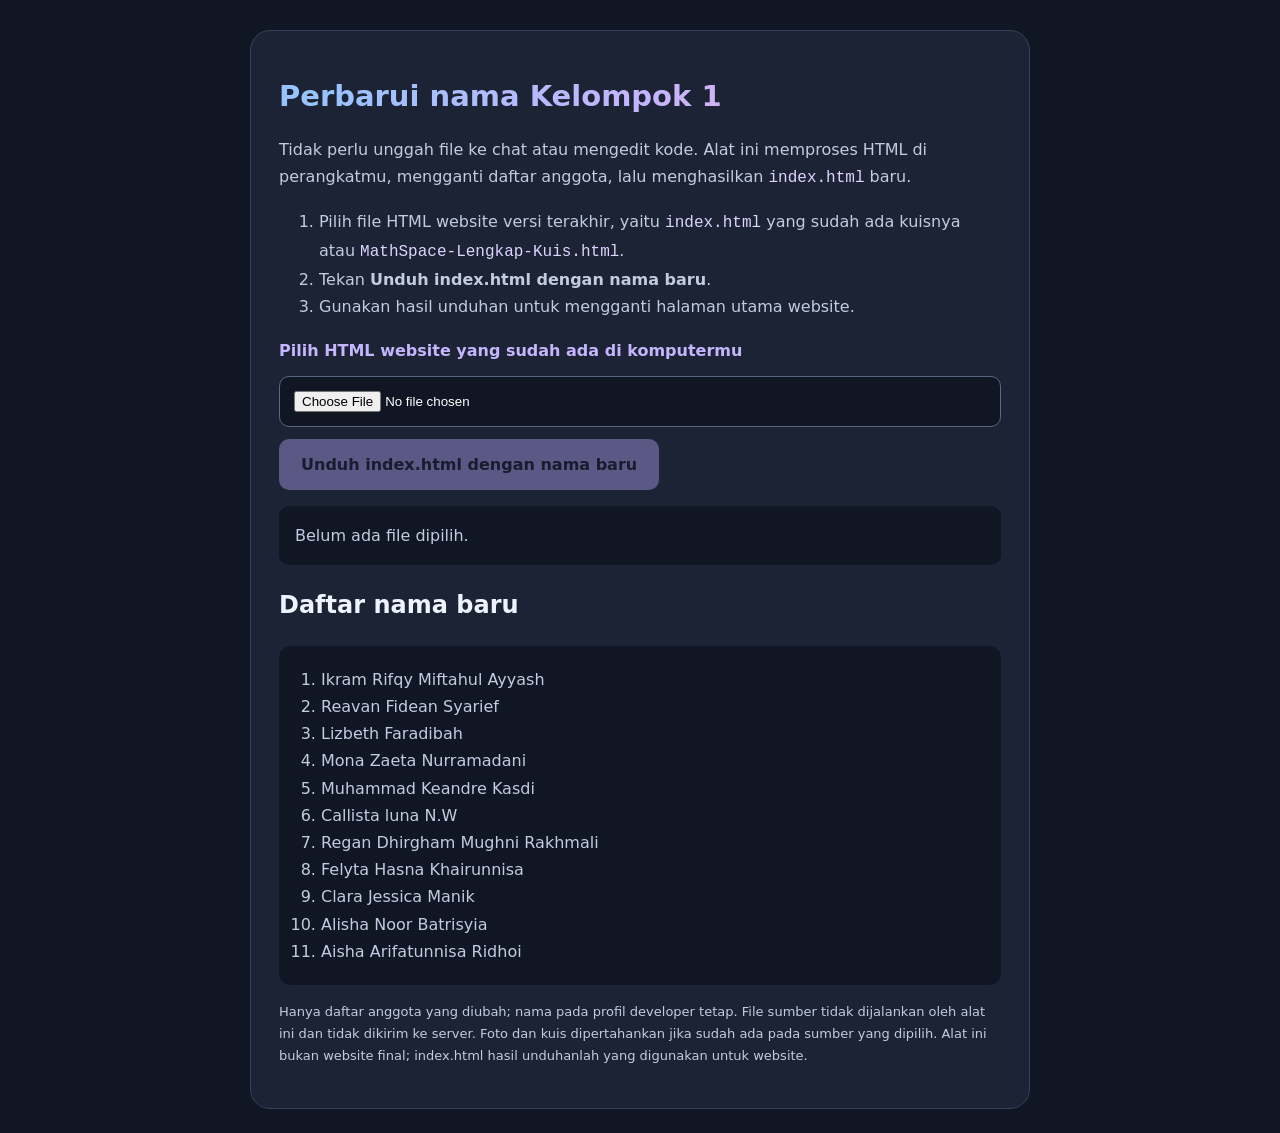
<file: ganti-nama-kelompok.html>
<!doctype html><html lang="id"><head><meta charset="utf-8"><meta name="viewport" content="width=device-width,initial-scale=1"><title>Perbarui Nama Kelompok 1 — MathSpace</title><style>*{box-sizing:border-box}body{margin:0;padding:30px 18px;background:#111624;color:#eff2ff;font:16px/1.7 system-ui,sans-serif}main{max-width:780px;padding:28px;margin:auto;border:1px solid #354059;border-radius:20px;background:#1b2334}h1{font-size:29px;line-height:1.3;background:linear-gradient(110deg,#93c5fd,#c4b5fd,#f9a8d4);background-clip:text;color:transparent}p,li{color:#c2cce1}input{display:block;width:100%;margin:12px 0;padding:14px;border:1px solid #596881;border-radius:10px;background:#111624;color:white}label{display:block;font-weight:600;color:#c4b5fd}button{font:inherit;padding:12px 22px;border:0;border-radius:10px;background:#bba7ff;color:#141427;cursor:pointer;font-weight:650}button:disabled{opacity:.4;cursor:not-allowed}#status{white-space:pre-line;padding:16px;background:#111624;border-radius:10px}a{color:#c4b5fd}.names{padding:20px 20px 20px 42px;background:#111624;border-radius:12px}.note{font-size:13px}code{color:#ded4ff}</style></head><body><main><h1>Perbarui nama Kelompok 1</h1><p>Tidak perlu unggah file ke chat atau mengedit kode. Alat ini memproses HTML di perangkatmu, mengganti daftar anggota, lalu menghasilkan <code>index.html</code> baru.</p><ol><li>Pilih file HTML website versi terakhir, yaitu <code>index.html</code> yang sudah ada kuisnya atau <code>MathSpace-Lengkap-Kuis.html</code>.</li><li>Tekan <strong>Unduh index.html dengan nama baru</strong>.</li><li>Gunakan hasil unduhan untuk mengganti halaman utama website.</li></ol><label for="source">Pilih HTML website yang sudah ada di komputermu</label><input id="source" type="file" accept=".html,.htm,text/html"><button id="save" type="button" disabled>Unduh index.html dengan nama baru</button><p id="status" role="status">Belum ada file dipilih.</p><a id="again" hidden>Unduh ulang index.html</a><h2>Daftar nama baru</h2><ol class="names"><li>Ikram Rifqy Miftahul Ayyash</li><li>Reavan Fidean Syarief</li><li>Lizbeth Faradibah</li><li>Mona Zaeta Nurramadani</li><li>Muhammad Keandre Kasdi</li><li>Callista luna N.W</li><li>Regan Dhirgham Mughni Rakhmali</li><li>Felyta Hasna Khairunnisa</li><li>Clara Jessica Manik</li><li>Alisha Noor Batrisyia</li><li>Aisha Arifatunnisa Ridhoi</li></ol><p class="note">Hanya daftar anggota yang diubah; nama pada profil developer tetap. File sumber tidak dijalankan oleh alat ini dan tidak dikirim ke server. Foto dan kuis dipertahankan jika sudah ada pada sumber yang dipilih. Alat ini bukan website final; index.html hasil unduhanlah yang digunakan untuk website.</p></main><script>(function(){'use strict';
const names=["Ikram Rifqy Miftahul Ayyash", "Reavan Fidean Syarief", "Lizbeth Faradibah", "Mona Zaeta Nurramadani", "Muhammad Keandre Kasdi", "Callista luna N.W", "Regan Dhirgham Mughni Rakhmali", "Felyta Hasna Khairunnisa", "Clara Jessica Manik", "Alisha Noor Batrisyia", "Aisha Arifatunnisa Ridhoi"],input=document.getElementById('source'),button=document.getElementById('save'),status=document.getElementById('status'),again=document.getElementById('again');let updated='',url='';
const escape=s=>s.replace(/[&<>"']/g,c=>({'&':'&amp;','<':'&lt;','>':'&gt;','"':'&quot;',"'":'&#39;'}[c]));
const members=/<ol\b(?=[^>]*\bclass\s*=\s*["'][^"']*\bmembers\b[^"']*["'])[^>]*>[\s\S]*?<\/ol\s*>/gi;
function replaceList(html){let count=0;const text=html.replace(members,match=>{count++;return match.slice(0,match.indexOf('>')+1)+names.map(n=>'<li>'+escape(n)+'</li>').join('')+'</ol>'});return{text,count}}
function decode(s){return new TextDecoder('utf-8',{fatal:true}).decode(Uint8Array.from(atob(s),c=>c.charCodeAt(0)))}
function encode(s){const bytes=new TextEncoder().encode(s);let binary='';for(let i=0;i<bytes.length;i+=32768)binary+=String.fromCharCode(...bytes.subarray(i,i+32768));return btoa(binary)}
function patch(source){const match=/\bconst\s+documents\s*=\s*(\{[\s\S]*?\})\s*,\s*frame\s*=/.exec(source);if(match){let docs;try{docs=JSON.parse(match[1])}catch(e){throw new Error('Struktur file satu HTML tidak dapat dibaca. Pilih file MathSpace versi terakhir.')}let count=0;for(const key of Object.keys(docs)){if(typeof docs[key]!=='string')continue;const original=decode(docs[key]);const r=replaceList(original);if(r.count){docs[key]=encode(r.text);count+=r.count}}if(!count)throw new Error('Daftar anggota Kelompok 1 tidak ditemukan dalam file ini.');const jsonStart=match.index+match[0].indexOf(match[1]);return{text:source.slice(0,jsonStart)+JSON.stringify(docs)+source.slice(jsonStart+match[1].length),count,mode:'Versi satu file: hanya isi daftar anggota dalam halaman tertanam yang diubah.'}}
const r=replaceList(source);if(!r.count)throw new Error('Daftar anggota tidak ditemukan. Pilih HTML website, bukan CSS, JavaScript, atau file alat ini.');return{text:r.text,count:r.count,mode:'HTML biasa: daftar anggota diperbarui. Ketergantungan file lain tetap seperti sumber aslinya.'}}
input.addEventListener('change',async()=>{button.disabled=true;again.hidden=true;updated='';const f=input.files[0];if(!f)return;if(!/\.html?$/i.test(f.name)){status.textContent='Pilih file HTML, misalnya index.html atau MathSpace-Lengkap-Kuis.html.';return}try{const source=await f.text();const result=patch(source);updated=result.text;button.disabled=false;status.textContent='Siap: '+f.name+'\n11 nama diperbarui sesuai urutan yang diminta.\n'+result.mode+'\nSumber hanya dibaca, tidak ditimpa dan tidak dikirim ke server.'}catch(e){status.textContent=e.message}});
button.addEventListener('click',()=>{if(!updated)return;if(url)URL.revokeObjectURL(url);url=URL.createObjectURL(new Blob([updated],{type:'text/html;charset=utf-8'}));const a=document.createElement('a');a.href=url;a.download='index.html';document.body.append(a);a.click();a.remove();again.href=url;again.download='index.html';again.hidden=false;status.textContent='Unduhan index.html sudah dimulai.\nGunakan hasil unduhan ini untuk mengganti index.html pada website/repository. Jika namanya menjadi index (1).html, ubah menjadi index.html.\nFoto, materi, dan kuis dari file sumber tidak diubah.'});
})();</script></body></html>
</file>
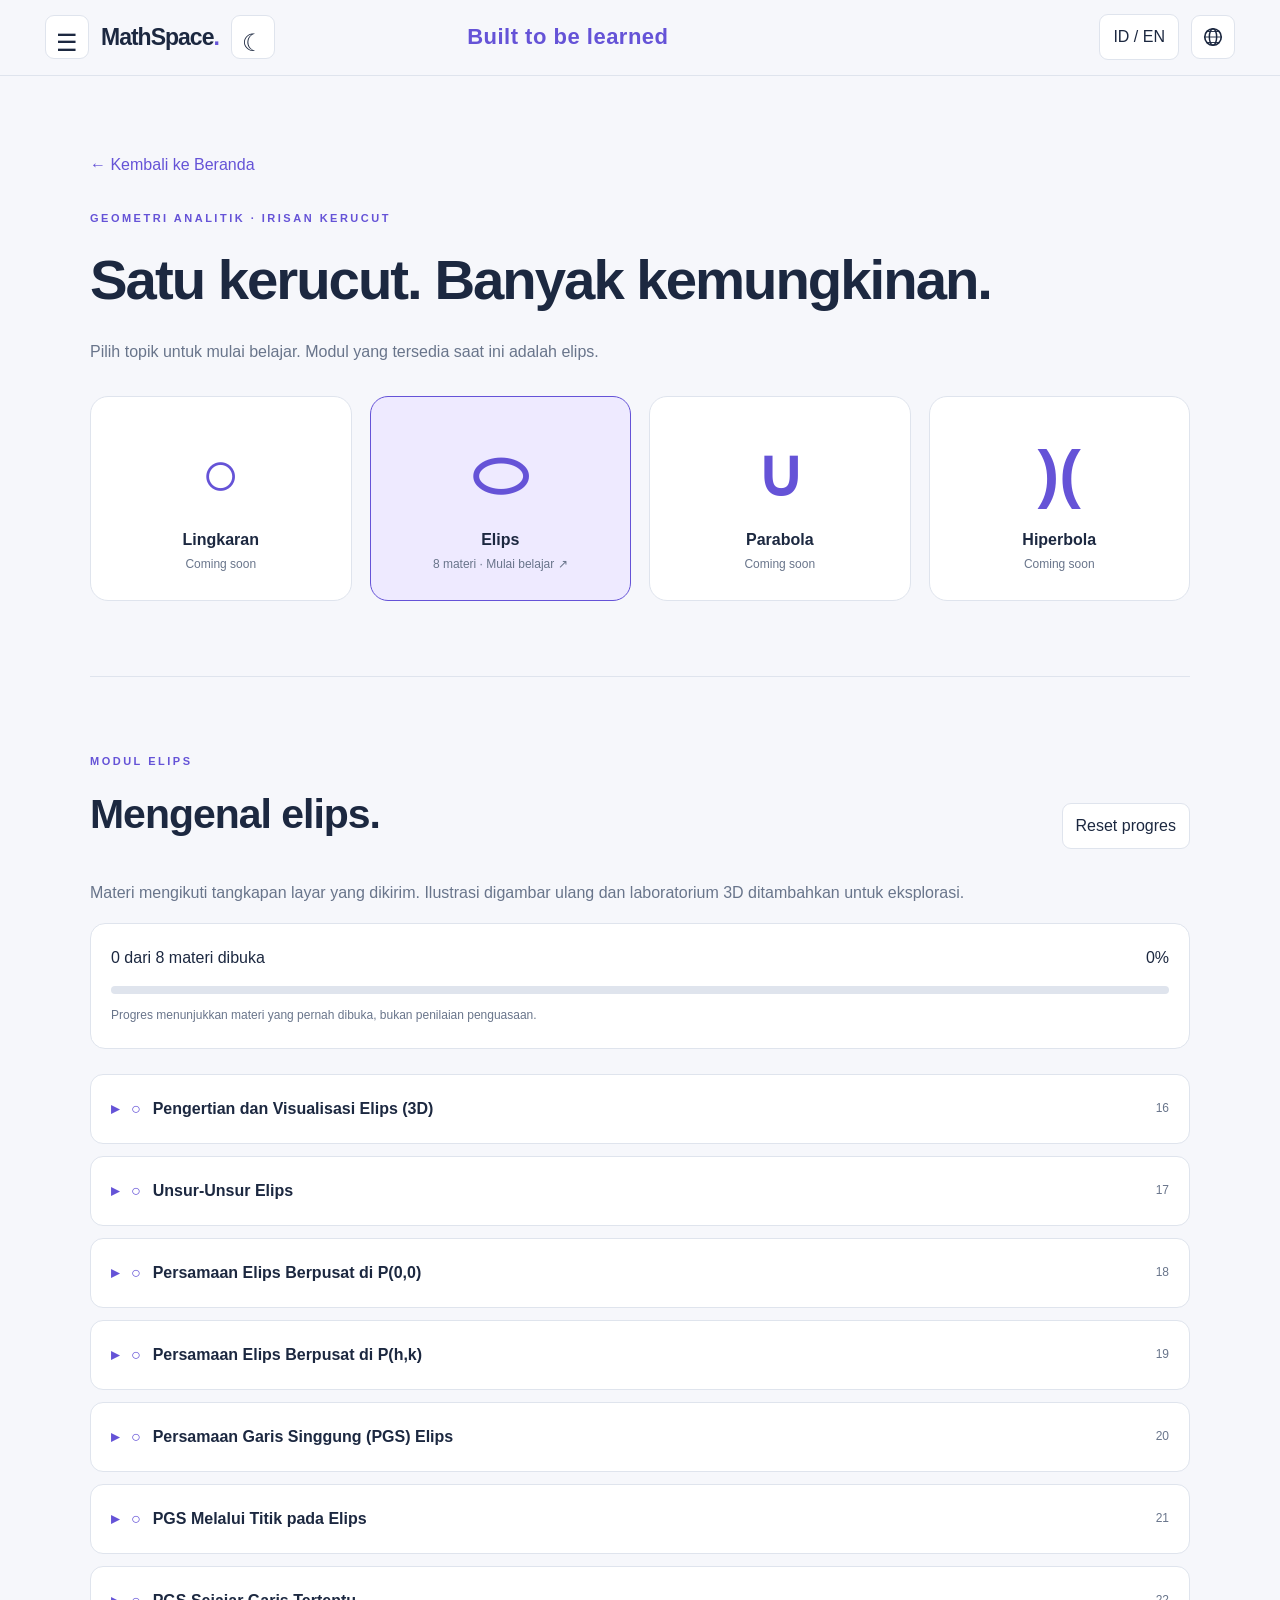
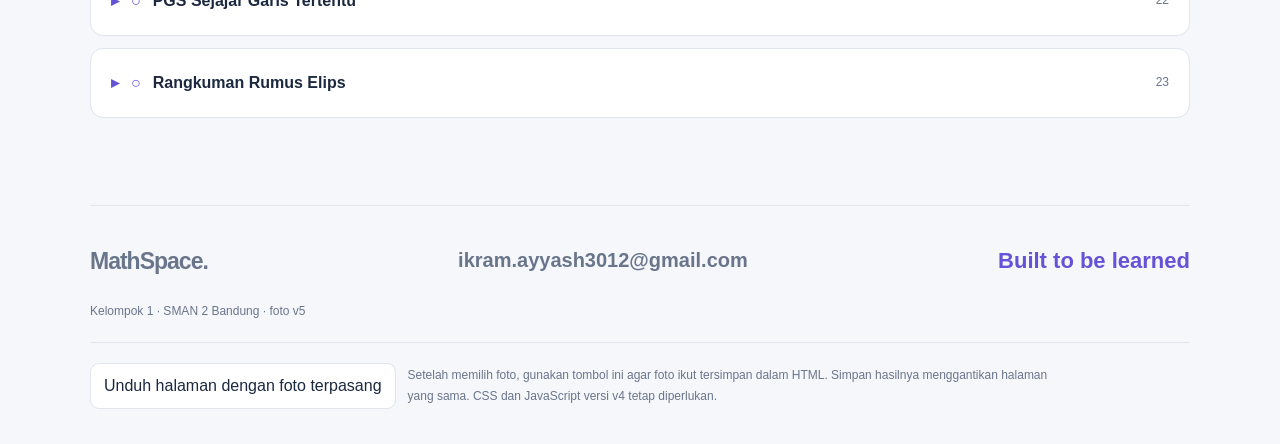
<file: geometri.html>
<!doctype html><html lang="id"><head><meta charset="utf-8"><meta name="viewport" content="width=device-width,initial-scale=1"><title>Geometri Analitik — MathSpace</title><link rel="stylesheet" href="style.css?v=4"><style>.photo-frame{margin:0;min-width:0;border:1px solid var(--line,#ddd);background:var(--surface,#fff);border-radius:22px;overflow:hidden}.photo-view{padding:12px;display:grid;place-items:center;min-height:230px}.photo-view img{display:block;width:100%;max-height:460px;object-fit:contain;border-radius:14px}.photo-view [hidden]{display:none!important}.photo-placeholder{min-height:220px;display:grid;place-items:center;text-align:center;width:100%;color:var(--muted,#667);background:var(--soft,#eef);border-radius:15px;padding:20px}.group-photo .photo-view img{aspect-ratio:16/9;object-fit:contain}.school-photo .photo-view img{max-height:320px;width:100%;object-fit:contain}.school-photo .photo-view{background:#090909}.history-photo .photo-view img{max-height:480px}.developer-photo{border:0;background:transparent;margin-bottom:12px}.developer-photo .photo-view{padding:0;min-height:0}.developer-photo img{width:125px;height:145px;object-fit:cover;object-position:50% 22%;border-radius:18px}.developer-photo .photo-placeholder{min-height:120px}.photo-frame figcaption{padding:8px 14px 12px;font-size:12px}.photo-pick{cursor:pointer;color:var(--accent,#6553d7);text-decoration:underline;display:inline-block;min-height:30px;padding:4px}.photo-file{display:block;width:100%;font-size:11px;margin:3px 0;color:var(--muted,#667)}.photo-status{display:block;font-size:11px;overflow-wrap:anywhere}.photo-export{width:100%;border-top:1px solid var(--line,#ddd);padding-top:20px;display:flex;flex-wrap:wrap;gap:12px;align-items:center}.photo-export small{max-width:650px}.photo-ready .photo-placeholder{display:none}@media(max-width:800px){.photo-view{min-height:180px}.photo-placeholder{min-height:180px}.photo-frame{border-radius:16px}}</style><script>window.mathspaceLoadError=function(){var n=document.getElementById('bootStatus');if(n){n.hidden=false;n.textContent='script.js versi v4 gagal dimuat. Letakkan HTML ini bersama style.css dan script.js dari revisi sebelumnya.';}};</script><script src="script.js?v=4" defer onerror="window.mathspaceLoadError()"></script></head><body data-page="geometri"><a class="skip" href="#main">Lewati ke konten / Skip to content</a><header><div class="nav"><div class="nav-group"><button type="button" id="menuBtn" class="icon" aria-label="Buka daftar isi / Open menu" aria-expanded="false" aria-controls="menu"><span aria-hidden="true">☰</span></button><a class="brand" href="index.html">MathSpace<span>.</span></a><button type="button" id="themeBtn" class="icon" aria-label="Ganti tema / Toggle theme" aria-pressed="false"><span id="themeIcon" aria-hidden="true">☾</span></button></div><div class="ticker" aria-label="Built to be learned"><span>Built to be learned</span></div><div class="nav-group"><button type="button" id="langBtn" aria-label="Ganti bahasa / Change language">ID / EN</button><button type="button" id="profileBtn" class="icon" aria-label="Profil pengembang / Developer profile" aria-expanded="false" aria-controls="profile"><svg viewBox="0 0 24 24" width="22" height="22" aria-hidden="true"><circle cx="12" cy="12" r="9" fill="none" stroke="currentColor" stroke-width="1.8"/><ellipse cx="12" cy="12" rx="4" ry="9" fill="none" stroke="currentColor" stroke-width="1.6"/><path d="M3 12h18M5 6h14M5 18h14" stroke="currentColor" fill="none"/></svg></button></div></div><nav id="menu" class="popover" hidden aria-label="Daftar isi / Contents"><a data-id="Beranda" data-en="Home" href="index.html">Beranda</a><a data-id="Tentang kami" data-en="About us" href="index.html#about">Tentang kami</a><a data-id="SMAN 2 Bandung" data-en="SMAN 2 Bandung" href="index.html#school">SMAN 2 Bandung</a><a data-id="Sejarah matematika" data-en="History of mathematics" href="index.html#history">Sejarah matematika</a><a data-id="Geometri Analitik Irisan Kerucut" data-en="Analytic Geometry: Conic Sections" href="geometri.html">Geometri Analitik Irisan Kerucut</a><a data-id="YouTube Pembelajaran ↗" data-en="Learning videos ↗" href="https://www.youtube.com/@JendelaSains" target="_blank" rel="noopener">YouTube Pembelajaran ↗</a><a data-id="Desmos ↗" data-en="Desmos ↗" href="https://www.desmos.com/calculator" target="_blank" rel="noopener">Desmos ↗</a></nav><aside id="profile" class="popover" hidden><figure class="photo-frame developer-photo" data-photo-slot="developer"><div class="photo-view"><img data-photo-image="developer" alt="Foto developer" hidden><div data-photo-placeholder="developer" class="photo-placeholder" >Foto developer</div></div><figcaption><label data-id="Pilih / ganti foto" data-en="Choose / replace photo" class="photo-pick" for="photo-developer">Pilih / ganti foto</label><input id="photo-developer" class="photo-file" type="file" accept="image/jpeg,image/png,image/webp" data-photo-input="developer"><span class="photo-status" data-photo-status="developer" role="status"></span></figcaption></figure><h3>Ikram Rifqy Miftahul Ayyash</h3><p>Full-Stack developer</p><small>Built to be learned</small></aside></header><div id="bootStatus" role="status">Gunakan halaman ini bersama style.css dan script.js versi v4 sebelumnya.</div><noscript><p>Aktifkan JavaScript untuk menggunakan fitur website.</p></noscript><main id="main"><section id="conics"><a data-id="← Kembali ke Beranda" data-en="← Back to Home" class="back" href="index.html">← Kembali ke Beranda</a><div class="eyebrow"><span data-id="GEOMETRI ANALITIK · IRISAN KERUCUT" data-en="ANALYTIC GEOMETRY · CONIC SECTIONS" >GEOMETRI ANALITIK · IRISAN KERUCUT</span></div><h1 data-id="Satu kerucut. Banyak kemungkinan." data-en="One cone. Many possibilities." >Satu kerucut. Banyak kemungkinan.</h1><p data-id="Pilih topik untuk mulai belajar. Modul yang tersedia saat ini adalah elips." data-en="Choose a topic to start learning. The ellipse module is available now." class="lead left">Pilih topik untuk mulai belajar. Modul yang tersedia saat ini adalah elips.</p><div class="conics"><button type="button" data-soon="circle"><span class="shape">○</span><span data-id="Lingkaran" data-en="Circle" >Lingkaran</span><small>Coming soon</small></button><a href="#ellipse"><span class="shape">⬭</span><span data-id="Elips" data-en="Ellipse" >Elips</span><small data-id="8 materi · Mulai belajar ↗" data-en="8 lessons · Start learning ↗" >8 materi · Mulai belajar ↗</small></a><button type="button" data-soon="parabola"><span class="shape">∪</span><span data-id="Parabola" data-en="Parabola" >Parabola</span><small>Coming soon</small></button><button type="button" data-soon="hyperbola"><span class="shape">)(</span><span data-id="Hiperbola" data-en="Hyperbola" >Hiperbola</span><small>Coming soon</small></button></div></section><section id="ellipse"><div class="eyebrow"><span data-id="MODUL ELIPS" data-en="ELLIPSE MODULE" >MODUL ELIPS</span></div><div class="row"><h2 data-id="Mengenal elips." data-en="Explore the ellipse." >Mengenal elips.</h2><button data-id="Reset progres" data-en="Reset progress" type="button" id="resetProgress">Reset progres</button></div><p data-id="Materi mengikuti tangkapan layar yang dikirim. Ilustrasi digambar ulang dan laboratorium 3D ditambahkan untuk eksplorasi." data-en="Lessons follow the supplied screenshots. Diagrams have been redrawn and an interactive 3D lab added." >Materi mengikuti tangkapan layar yang dikirim. Ilustrasi digambar ulang dan laboratorium 3D ditambahkan untuk eksplorasi.</p><div class="progressbox"><div class="row"><span id="progressLabel" role="status"></span><span id="percent"></span></div><progress id="progress" max="8" value="0"></progress><small data-id="Progres menunjukkan materi yang pernah dibuka, bukan penilaian penguasaan." data-en="Progress records lessons opened, not mastery of the content." >Progres menunjukkan materi yang pernah dibuka, bukan penilaian penguasaan.</small></div><div id="lessons"></div></section></main><footer><a class="brand" href="index.html">MathSpace.</a><a class="footer-email" href="mailto:ikram.ayyash3012@gmail.com">ikram.ayyash3012@gmail.com</a><span class="footer-motto">Built to be learned</span><small>Kelompok 1 · SMAN 2 Bandung · foto v5</small><div class="photo-export"><button type="button" id="savePhotoPage"><span data-id="Unduh halaman dengan foto terpasang" data-en="Download this page with embedded photos" >Unduh halaman dengan foto terpasang</span></button><small data-id="Setelah memilih foto, gunakan tombol ini agar foto ikut tersimpan dalam HTML. Simpan hasilnya menggantikan halaman yang sama. CSS dan JavaScript versi v4 tetap diperlukan." data-en="After choosing photos, use this button to embed them in the HTML. Replace the matching page with the downloaded version. The v4 CSS and JavaScript files are still required." >Setelah memilih foto, gunakan tombol ini agar foto ikut tersimpan dalam HTML. Simpan hasilnya menggantikan halaman yang sama. CSS dan JavaScript versi v4 tetap diperlukan.</small></div></footer><dialog id="modal"><button type="button" id="closeModal" class="dialog-close" aria-label="Tutup / Close">×</button><h2 id="modalTitle"></h2><p id="modalText"></p><button data-id="Mengerti" data-en="Got it" type="button" id="okModal" class="btn">Mengerti</button></dialog><div id="toast" role="status" hidden></div><script>(function(){'use strict';function init(){
const prefix='mathspace-photo-v5-';const en=()=>document.documentElement.lang==='en';
function text(a,b){return en()?b:a}
function display(slot,src){document.querySelectorAll('[data-photo-image="'+slot+'"]').forEach(img=>{img.src=src;img.hidden=false;});document.querySelectorAll('[data-photo-placeholder="'+slot+'"]').forEach(p=>p.hidden=true)}
function status(slot,msg){document.querySelectorAll('[data-photo-status="'+slot+'"]').forEach(e=>e.textContent=msg)}
function load(slot){try{const value=localStorage.getItem(prefix+slot);if(value&&/^data:image\/(jpeg|png|webp);base64,/.test(value))display(slot,value)}catch(e){}}
document.querySelectorAll('[data-photo-image]').forEach(img=>load(img.dataset.photoImage));
document.querySelectorAll('[data-photo-input]').forEach(input=>input.addEventListener('change',async function(){const slot=input.dataset.photoInput,file=input.files[0];if(!file)return;if(!/^image\/(jpeg|png|webp)$/.test(file.type)){status(slot,text('Gunakan JPG, PNG, atau WebP.','Choose a JPG, PNG, or WebP image.'));return}if(file.size>20*1024*1024){status(slot,text('Foto terlalu besar. Maksimal 20 MB.','Image too large. Maximum 20 MB.'));return}status(slot,text('Memproses foto…','Processing photo…'));let url='';try{url=URL.createObjectURL(file);const img=new Image();await new Promise((resolve,reject)=>{img.onload=resolve;img.onerror=reject;img.src=url});const max=slot==='developer'?900:1600;const ratio=Math.min(1,max/Math.max(img.naturalWidth,img.naturalHeight));const canvas=document.createElement('canvas');canvas.width=Math.max(1,Math.round(img.naturalWidth*ratio));canvas.height=Math.max(1,Math.round(img.naturalHeight*ratio));const ctx=canvas.getContext('2d');ctx.fillStyle='#fff';ctx.fillRect(0,0,canvas.width,canvas.height);ctx.drawImage(img,0,0,canvas.width,canvas.height);const data=canvas.toDataURL('image/jpeg',.87);display(slot,data);try{localStorage.setItem(prefix+slot,data);status(slot,text('Foto terpasang dan disimpan di browser ini.','Photo inserted and saved in this browser.'))}catch(e){status(slot,text('Foto terpasang. Penyimpanan browser penuh/dibatasi; gunakan tombol unduh halaman di footer.','Photo inserted. Browser storage is unavailable; download this page using the footer button.'))}}catch(e){status(slot,text('Foto tidak dapat dibaca. Coba gambar lain.','Could not read the image. Try another file.'))}finally{if(url)URL.revokeObjectURL(url)}}));
window.addEventListener('storage',e=>{if(e.key&&e.key.startsWith(prefix))load(e.key.slice(prefix.length))});
const save=document.getElementById('savePhotoPage');if(save)save.addEventListener('click',()=>{const clone=document.documentElement.cloneNode(true);clone.querySelectorAll('[data-photo-image]').forEach(img=>{const original=document.querySelector('[data-photo-image="'+img.dataset.photoImage+'"]');if(original&&original.src.startsWith('data:image/')){img.setAttribute('src',original.src);img.removeAttribute('hidden')}});clone.querySelectorAll('[data-photo-status]').forEach(e=>e.textContent='');clone.querySelectorAll('.photo-file').forEach(e=>e.removeAttribute('value'));const menu=clone.querySelector('#menu'),profile=clone.querySelector('#profile');if(menu)menu.hidden=true;if(profile)profile.hidden=true;clone.querySelectorAll('#menuBtn,#profileBtn').forEach(e=>e.setAttribute('aria-expanded','false'));const blob=new Blob(['<!doctype html>\n'+clone.outerHTML],{type:'text/html;charset=utf-8'});const url=URL.createObjectURL(blob),a=document.createElement('a');a.href=url;a.download=document.body.dataset.page==='geometri'?'geometri.html':'index.html';document.body.append(a);a.click();a.remove();setTimeout(()=>URL.revokeObjectURL(url),5000)});
}if(document.readyState==='loading')document.addEventListener('DOMContentLoaded',init,{once:true});else init();})();</script></body></html>
</file>
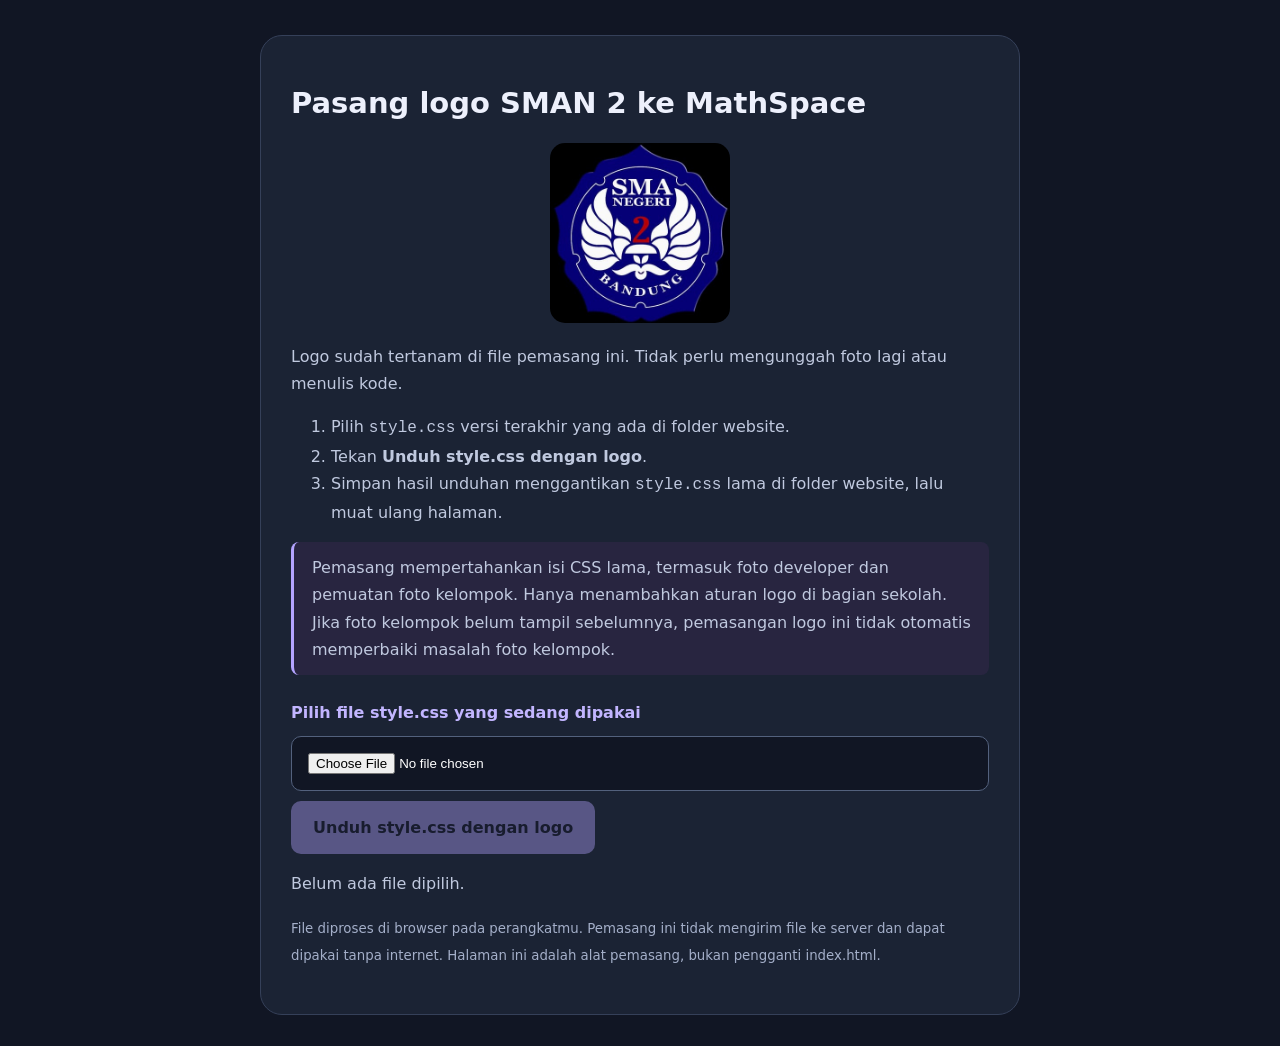
<file: pasang-logo.html>
<!doctype html><html lang="id"><head><meta charset="utf-8"><meta name="viewport" content="width=device-width,initial-scale=1"><title>Pasang Logo SMAN 2 — MathSpace</title><style>*{box-sizing:border-box}body{margin:0;padding:35px 18px;background:#111624;color:#edf0fc;font:16px/1.7 system-ui,sans-serif}main{max-width:760px;margin:auto;background:#1b2334;border:1px solid #354059;border-radius:22px;padding:30px}h1{font-size:29px;line-height:1.3}p,li{color:#c0c9df}.preview{width:180px;display:block;margin:20px auto;border-radius:15px}label{display:block;margin-top:24px;color:#c2b5ff;font-weight:600}input{display:block;width:100%;padding:16px;background:#111624;color:#fff;border:1px solid #53617d;border-radius:10px;margin:10px 0}button{font:inherit;font-weight:600;padding:13px 22px;border:0;border-radius:10px;background:#b4a4ff;color:#141427;cursor:pointer}button:disabled{opacity:.4;cursor:not-allowed}#status{white-space:pre-line}small{color:#a4afc9}.note{border-left:3px solid #b4a4ff;padding:12px 18px;background:#282540;border-radius:8px}a{color:#c3b5ff}</style></head><body><main><h1>Pasang logo SMAN 2 ke MathSpace</h1><img class="preview" src="[data-uri]" alt="Logo SMAN 2 Bandung yang dikirim pengguna"><p>Logo sudah tertanam di file pemasang ini. Tidak perlu mengunggah foto lagi atau menulis kode.</p><ol><li>Pilih <code>style.css</code> versi terakhir yang ada di folder website.</li><li>Tekan <strong>Unduh style.css dengan logo</strong>.</li><li>Simpan hasil unduhan menggantikan <code>style.css</code> lama di folder website, lalu muat ulang halaman.</li></ol><p class="note">Pemasang mempertahankan isi CSS lama, termasuk foto developer dan pemuatan foto kelompok. Hanya menambahkan aturan logo di bagian sekolah. Jika foto kelompok belum tampil sebelumnya, pemasangan logo ini tidak otomatis memperbaiki masalah foto kelompok.</p><label for="source">Pilih file style.css yang sedang dipakai</label><input id="source" type="file" accept=".css,text/css"><button id="download" type="button" disabled>Unduh style.css dengan logo</button><p id="status" role="status">Belum ada file dipilih.</p><a id="fallback" hidden>Unduh ulang style.css</a><p><small>File diproses di browser pada perangkatmu. Pemasang ini tidak mengirim file ke server dan dapat dipakai tanpa internet. Halaman ini adalah alat pemasang, bukan pengganti index.html.</small></p></main><script>
'use strict';
const patch="\n/* MATHSPACE_LOGO_SMAN2_BEGIN */\n:root{--mathspace-school-logo:url(\"[data-uri]\");}\n#school .school-photo .photo-view{padding:16px!important;min-height:0!important;display:block!important;background:#000!important;}\n#school .school-photo .photo-view::before{content:\"\";display:block;width:100%;height:auto;aspect-ratio:1/1;max-height:340px;background-image:var(--mathspace-school-logo);background-repeat:no-repeat;background-position:center;background-size:contain;}\n#school .school-photo .photo-view img,#school .school-photo .photo-placeholder,#school .school-photo figcaption{display:none!important;}\n#school>.big-art{font-size:0!important;background-image:var(--mathspace-school-logo)!important;background-repeat:no-repeat!important;background-position:center!important;background-size:contain!important;background-color:#000!important;min-height:320px!important;aspect-ratio:1/1;}\n#school>.big-art strong,#school>.big-art span{display:none!important;}\n/* MATHSPACE_LOGO_SMAN2_END */\n";
const input=document.getElementById('source'),button=document.getElementById('download'),status=document.getElementById('status'),fallback=document.getElementById('fallback');let source='',url='';
input.addEventListener('change',async()=>{button.disabled=true;fallback.hidden=true;const f=input.files[0];if(!f)return;if(!/\.css$/i.test(f.name)){status.textContent='Pilih file berakhiran .css, bukan HTML atau gambar.';return}try{source=await f.text();if(!source.trim()){status.textContent='File CSS kosong. Pilih style.css yang digunakan website.';return}button.disabled=false;status.textContent='Siap: '+f.name+' ('+f.size.toLocaleString('id-ID')+' byte). Isi lama akan dipertahankan.'}catch(e){status.textContent='File tidak dapat dibaca. Silakan pilih ulang.'}});
button.addEventListener('click',()=>{const clean=source.replace(/\/\* MATHSPACE_LOGO_SMAN2_BEGIN \*\/[\s\S]*?\/\* MATHSPACE_LOGO_SMAN2_END \*\//g,'');const updated=clean+'\n'+patch;if(url)URL.revokeObjectURL(url);url=URL.createObjectURL(new Blob([updated],{type:'text/css;charset=utf-8'}));const a=document.createElement('a');a.href=url;a.download='style.css';document.body.append(a);a.click();a.remove();fallback.href=url;fallback.download='style.css';fallback.hidden=false;status.textContent='File revisi sudah dibuat dan unduhan dimulai.\nGanti style.css lama dengan hasil unduhan ini (jika namanya style (1).css, ubah menjadi style.css).\nSetelah itu, muat ulang website dengan Ctrl + Shift + R.'});
</script></body></html>
</file>
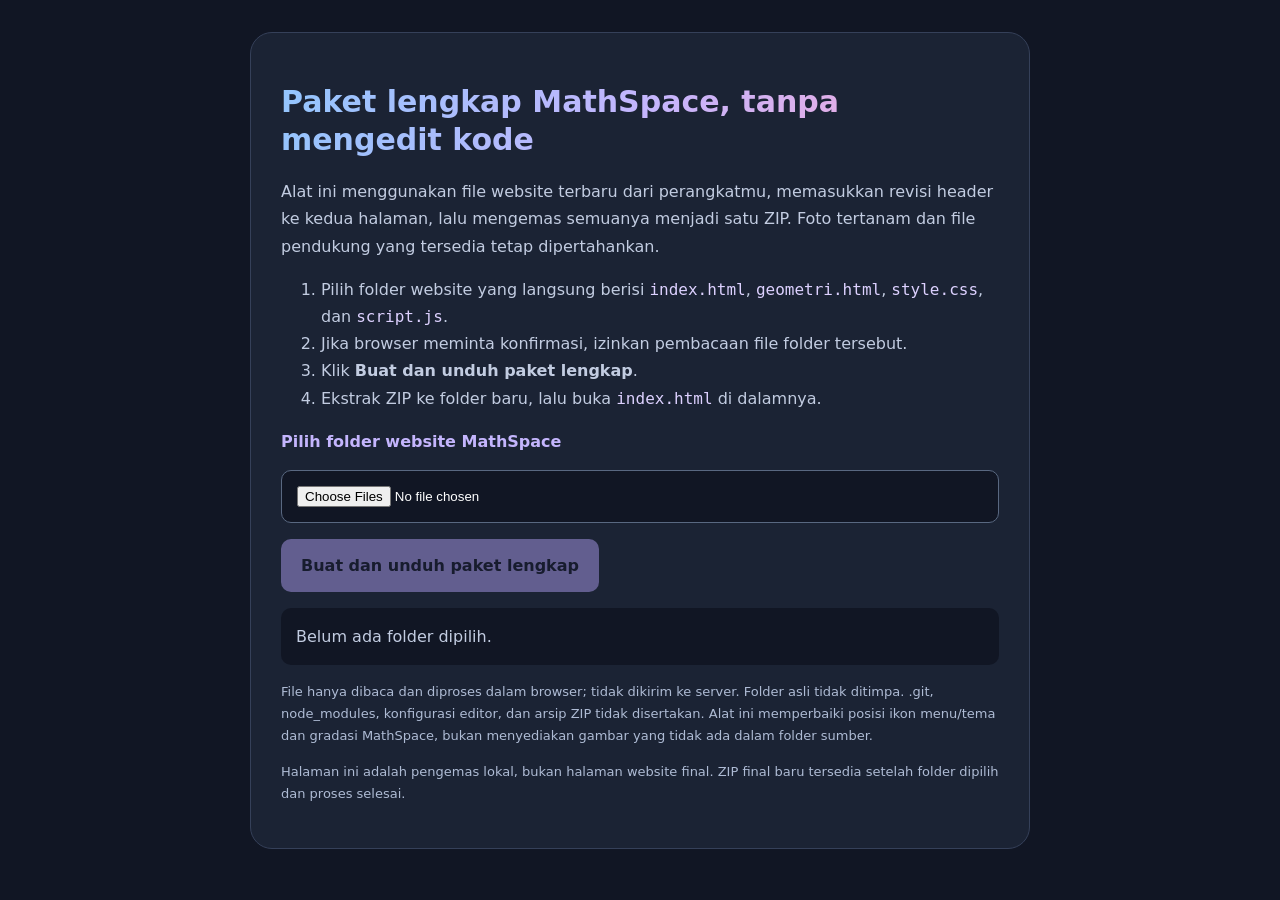
<file: siapkan-paket-mathspace.html>
<!doctype html><html lang="id"><head><meta charset="utf-8"><meta name="viewport" content="width=device-width,initial-scale=1"><title>Siapkan Paket Lengkap MathSpace</title><style>*{box-sizing:border-box}body{margin:0;padding:32px 18px;background:#111624;color:#eff2ff;font:16px/1.7 system-ui,sans-serif}main{max-width:780px;margin:auto;background:#1b2334;padding:30px;border:1px solid #354059;border-radius:22px}h1{font-size:30px;line-height:1.25;background:linear-gradient(110deg,#93c5fd,#c4b5fd,#f9a8d4);background-clip:text;color:transparent}p,li{color:#c2cce1}input{display:block;width:100%;padding:15px;border:1px solid #596881;border-radius:10px;background:#111624;color:white;margin:15px 0}button{font:inherit;font-weight:650;padding:13px 20px;border:0;border-radius:10px;background:#b9a6ff;color:#141427;cursor:pointer}button:disabled{opacity:.45;cursor:not-allowed}.warn{color:#ffcc83}#status{white-space:pre-line;padding:15px;background:#111624;border-radius:10px}a{color:#c4b5fd}.note{font-size:13px;color:#aebbd4}label{display:block;color:#c4b5fd;font-weight:650}code{color:#ddd1ff}</style></head><body><main><h1>Paket lengkap MathSpace, tanpa mengedit kode</h1><p>Alat ini menggunakan file website terbaru dari perangkatmu, memasukkan revisi header ke kedua halaman, lalu mengemas semuanya menjadi satu ZIP. Foto tertanam dan file pendukung yang tersedia tetap dipertahankan.</p><ol><li>Pilih folder website yang langsung berisi <code>index.html</code>, <code>geometri.html</code>, <code>style.css</code>, dan <code>script.js</code>.</li><li>Jika browser meminta konfirmasi, izinkan pembacaan file folder tersebut.</li><li>Klik <strong>Buat dan unduh paket lengkap</strong>.</li><li>Ekstrak ZIP ke folder baru, lalu buka <code>index.html</code> di dalamnya.</li></ol><label for="folder">Pilih folder website MathSpace</label><input id="folder" type="file" webkitdirectory directory multiple><ul id="list"></ul><button id="make" type="button" disabled>Buat dan unduh paket lengkap</button><p id="status" role="status">Belum ada folder dipilih.</p><a id="again" hidden>Unduh ulang ZIP</a><p class="note">File hanya dibaca dan diproses dalam browser; tidak dikirim ke server. Folder asli tidak ditimpa. .git, node_modules, konfigurasi editor, dan arsip ZIP tidak disertakan. Alat ini memperbaiki posisi ikon menu/tema dan gradasi MathSpace, bukan menyediakan gambar yang tidak ada dalam folder sumber.</p><p class="note">Halaman ini adalah pengemas lokal, bukan halaman website final. ZIP final baru tersedia setelah folder dipilih dan proses selesai.</p></main><script>(function(){'use strict';const patch="/* MathSpace: ikon tengah dan logo gradasi. Foto dan fitur lain tidak diubah. */\nheader .nav #menuBtn,header .nav #themeBtn{position:relative!important;display:inline-grid!important;place-items:center!important;align-items:center!important;justify-items:center!important;flex:0 0 44px!important;width:44px!important;height:44px!important;min-width:44px!important;min-height:44px!important;padding:0!important;margin:0!important;line-height:1!important;vertical-align:middle!important;box-sizing:border-box!important}\nheader .nav #menuBtn{font-size:0!important}header .nav #menuBtn>span,header .nav #menuBtn>svg{display:none!important}\nheader .nav #menuBtn::before{content:\"\";position:absolute;width:20px;height:16px;left:50%;top:50%;transform:translate(-50%,-50%);background:linear-gradient(currentColor,currentColor) center top/20px 2px no-repeat,linear-gradient(currentColor,currentColor) center center/20px 2px no-repeat,linear-gradient(currentColor,currentColor) center bottom/20px 2px no-repeat;pointer-events:none}\nheader .nav #themeBtn #themeIcon{display:block!important;position:absolute!important;width:24px!important;height:24px!important;left:50%!important;top:50%!important;transform:translate(-50%,-50%)!important;margin:0!important;padding:0!important;line-height:0!important;font-size:0!important;pointer-events:none}\nheader .nav #themeBtn #themeIcon::before{content:\"\";display:block;width:24px;height:24px;background-color:currentColor;-webkit-mask-image:url(\"data:image/svg+xml,%3Csvg%20xmlns%3D%22http%3A%2F%2Fwww.w3.org%2F2000%2Fsvg%22%20viewBox%3D%220%200%2024%2024%22%3E%3Cpath%20fill%3D%22black%22%20d%3D%22M20.7%2014.1A8.8%208.8%200%200%201%209.9%203.3a.8.8%200%200%200-1.1-1A10.1%2010.1%200%201%200%2021.7%2015a.8.8%200%200%200-1-1Z%22%2F%3E%3C%2Fsvg%3E\");mask-image:url(\"data:image/svg+xml,%3Csvg%20xmlns%3D%22http%3A%2F%2Fwww.w3.org%2F2000%2Fsvg%22%20viewBox%3D%220%200%2024%2024%22%3E%3Cpath%20fill%3D%22black%22%20d%3D%22M20.7%2014.1A8.8%208.8%200%200%201%209.9%203.3a.8.8%200%200%200-1.1-1A10.1%2010.1%200%201%200%2021.7%2015a.8.8%200%200%200-1-1Z%22%2F%3E%3C%2Fsvg%3E\");-webkit-mask-repeat:no-repeat;mask-repeat:no-repeat;-webkit-mask-position:center;mask-position:center;-webkit-mask-size:contain;mask-size:contain}\nbody.dark header .nav #themeBtn #themeIcon::before{-webkit-mask-image:url(\"data:image/svg+xml,%3Csvg%20xmlns%3D%22http%3A%2F%2Fwww.w3.org%2F2000%2Fsvg%22%20viewBox%3D%220%200%2024%2024%22%3E%3Cg%20fill%3D%22none%22%20stroke%3D%22black%22%20stroke-width%3D%222%22%20stroke-linecap%3D%22round%22%3E%3Ccircle%20cx%3D%2212%22%20cy%3D%2212%22%20r%3D%224%22%2F%3E%3Cpath%20d%3D%22M12%202v2m0%2016v2M2%2012h2m16%200h2M4.9%204.9l1.4%201.4m11.4%2011.4%201.4%201.4M4.9%2019.1l1.4-1.4M17.7%206.3l1.4-1.4%22%2F%3E%3C%2Fg%3E%3C%2Fsvg%3E\");mask-image:url(\"data:image/svg+xml,%3Csvg%20xmlns%3D%22http%3A%2F%2Fwww.w3.org%2F2000%2Fsvg%22%20viewBox%3D%220%200%2024%2024%22%3E%3Cg%20fill%3D%22none%22%20stroke%3D%22black%22%20stroke-width%3D%222%22%20stroke-linecap%3D%22round%22%3E%3Ccircle%20cx%3D%2212%22%20cy%3D%2212%22%20r%3D%224%22%2F%3E%3Cpath%20d%3D%22M12%202v2m0%2016v2M2%2012h2m16%200h2M4.9%204.9l1.4%201.4m11.4%2011.4%201.4%201.4M4.9%2019.1l1.4-1.4M17.7%206.3l1.4-1.4%22%2F%3E%3C%2Fg%3E%3C%2Fsvg%3E\")}\nheader .brand,footer .brand{display:inline-block;background-image:linear-gradient(110deg,#4338ca 0%,#7c3aed 48%,#be185d 100%)!important;background-repeat:no-repeat!important;background-size:100% 100%!important;-webkit-background-clip:text!important;background-clip:text!important;color:transparent!important;-webkit-text-fill-color:transparent!important;font-weight:800;line-height:1.2}\nbody.dark header .brand,body.dark footer .brand{background-image:linear-gradient(110deg,#93c5fd 0%,#c4b5fd 48%,#f9a8d4 100%)!important}\nheader .brand span,footer .brand span{color:inherit!important;-webkit-text-fill-color:inherit!important;background:none!important}\n@media(max-width:400px){header .nav #menuBtn,header .nav #themeBtn{flex-basis:38px!important;width:38px!important;height:38px!important;min-width:38px!important;min-height:38px!important}}\n@media(forced-colors:active){header .brand,footer .brand,body.dark header .brand,body.dark footer .brand{background:none!important;color:LinkText!important;-webkit-text-fill-color:LinkText!important}}\n";const input=document.getElementById('folder'),make=document.getElementById('make'),status=document.getElementById('status'),list=document.getElementById('list'),again=document.getElementById('again');let selected=[],zipURL='';
const skip=new Set(['.git','node_modules','.vscode','.idea','__pycache__']);
const escaped=s=>s.replace(/[&<>"']/g,c=>({'&':'&amp;','<':'&lt;','>':'&gt;','"':'&quot;',"'":'&#39;'}[c]));
input.addEventListener('change',()=>{make.disabled=true;again.hidden=true;list.replaceChildren();selected=[];const files=Array.from(input.files);for(const f of files){const path=(f.webkitRelativePath||f.name).split('/').slice(1).join('/');if(!path||path.split('/').some(p=>skip.has(p))||/\.zip$/i.test(path))continue;if(path.split('/').some(p=>p==='..')||path.startsWith('/'))continue;selected.push({file:f,path})}const names=new Set(selected.map(e=>e.path));const missing=['index.html','geometri.html','style.css','script.js'].filter(n=>!names.has(n));const bytes=selected.reduce((n,e)=>n+e.file.size,0);if(missing.length){status.textContent='Folder ini belum lengkap. Tidak ditemukan di tingkat utama: '+missing.join(', ')+'. Pilih folder yang langsung berisi empat file website.';return}if(bytes>120*1024*1024){status.textContent='Folder terlalu besar (maksimal 120 MB). Pilih folder website tanpa video atau arsip besar.';return}make.disabled=false;status.textContent='Siap: '+selected.length+' file ('+(bytes/1024/1024).toFixed(2)+' MB). Tidak ada file yang dikirim ke server.';const li=document.createElement('li');li.textContent='index.html dan geometri.html: revisi header ditanam otomatis.';list.append(li);const li2=document.createElement('li');li2.textContent='CSS, JavaScript, foto, dan file pendukung: disalin dengan struktur folder yang sama.';list.append(li2);if(!names.has('foto-kelompok.css')){const warn=document.createElement('li');warn.className='warn';warn.textContent='Peringatan: foto-kelompok.css tidak ditemukan. Jika foto kelompok bergantung pada file ini, paket tidak dapat menambahkannya dari sumber yang tidak ada.';list.append(warn)}});
function modifyHTML(text){text=text.replace(/<style\b[^>]*\bid=["']mathspace-header-final["'][^>]*>[\s\S]*?<\/style\s*>/gi,'');text=text.replace(/<link\b(?=[^>]*href\s*=\s*["'][^"']*header-fix\.css(?:\?[^"']*)?["'])[^>]*>/gi,'');const style='<style id="mathspace-header-final">'+patch+'</style>';if(/<\/head\s*>/i.test(text))return text.replace(/<\/head\s*>/i,style+'</head>');return style+text}
const table=new Uint32Array(256);for(let n=0;n<256;n++){let c=n;for(let k=0;k<8;k++)c=c&1?0xedb88320^(c>>>1):c>>>1;table[n]=c>>>0}
function crc32(bytes){let c=0xffffffff;for(let i=0;i<bytes.length;i++)c=table[(c^bytes[i])&255]^(c>>>8);return(c^0xffffffff)>>>0}
function word(view,at,val){view.setUint16(at,val,true)}function dword(view,at,val){view.setUint32(at,val>>>0,true)}
function zip(entries){const encoder=new TextEncoder(),local=[],central=[];let offset=0,centralSize=0;const now=new Date(),year=Math.max(1980,Math.min(2107,now.getFullYear())),date=((year-1980)<<9)|((now.getMonth()+1)<<5)|now.getDate(),time=(now.getHours()<<11)|(now.getMinutes()<<5)|(now.getSeconds()>>1);for(const e of entries){const name=encoder.encode('MathSpace/'+e.name),data=e.data,crc=crc32(data);const l=new Uint8Array(30+name.length),lv=new DataView(l.buffer);dword(lv,0,0x04034b50);word(lv,4,20);word(lv,6,0x800);word(lv,8,0);word(lv,10,time);word(lv,12,date);dword(lv,14,crc);dword(lv,18,data.length);dword(lv,22,data.length);word(lv,26,name.length);l.set(name,30);local.push(l,data);const c=new Uint8Array(46+name.length),cv=new DataView(c.buffer);dword(cv,0,0x02014b50);word(cv,4,20);word(cv,6,20);word(cv,8,0x800);word(cv,10,0);word(cv,12,time);word(cv,14,date);dword(cv,16,crc);dword(cv,20,data.length);dword(cv,24,data.length);word(cv,28,name.length);dword(cv,42,offset);c.set(name,46);central.push(c);centralSize+=c.length;offset+=l.length+data.length}const end=new Uint8Array(22),ev=new DataView(end.buffer);dword(ev,0,0x06054b50);word(ev,8,entries.length);word(ev,10,entries.length);dword(ev,12,centralSize);dword(ev,16,offset);return new Blob([...local,...central,end],{type:'application/zip'})}
make.addEventListener('click',async()=>{make.disabled=true;try{const entries=[],encoder=new TextEncoder();for(let i=0;i<selected.length;i++){const e=selected[i];status.textContent='Menyiapkan '+(i+1)+'/'+selected.length+': '+e.path;if(['index.html','geometri.html'].includes(e.path))entries.push({name:e.path,data:encoder.encode(modifyHTML(await e.file.text()))});else entries.push({name:e.path,data:new Uint8Array(await e.file.arrayBuffer())})}const blob=zip(entries);if(zipURL)URL.revokeObjectURL(zipURL);zipURL=URL.createObjectURL(blob);const a=document.createElement('a');a.href=zipURL;a.download='MathSpace-revisi-lengkap.zip';document.body.append(a);a.click();a.remove();again.href=zipURL;again.download=a.download;again.hidden=false;status.textContent='Paket lengkap dibuat ('+entries.length+' file). Ekstrak ZIP ke folder baru, lalu buka MathSpace/index.html. Tidak perlu mengedit kode. Folder asli tidak diubah.'}catch(e){console.error(e);status.textContent='Gagal membuat paket: '+e.message+' . Coba pilih ulang folder.'}finally{make.disabled=false}});
})();</script></body></html>
</file>
<file: style.css>
@import url("foto-kelompok.css");
/* MathSpace v5.2: foto kelompok tetap dari foto-kelompok.css;
   foto developer tertanam langsung pada CSS ini. */
:root{--bg:#f6f7fb;--surface:#fff;--text:#1c2840;--muted:#69758b;--accent:#6553d7;--soft:#eeeaff;--line:#dfe4ed;color-scheme:light}*{box-sizing:border-box}html{scroll-behavior:smooth;scroll-padding-top:110px}body{margin:0;background:var(--bg);color:var(--text);font:16px/1.75 'Segoe UI',Arial,sans-serif}body.dark{--bg:#111624;--surface:#1b2334;--text:#eff2ff;--muted:#aab5cd;--accent:#aa9bff;--soft:#2b2846;--line:#333d52;color-scheme:dark}button,input,select{font:inherit}button{cursor:pointer;color:var(--text);border:1px solid var(--line);background:var(--surface);border-radius:9px;padding:8px 13px}a{color:inherit;text-decoration:none}button,input,select,a,summary{outline-offset:4px}button:focus-visible,input:focus-visible,select:focus-visible,a:focus-visible,summary:focus-visible{outline:3px solid var(--accent)}header{position:sticky;top:0;z-index:100;background:var(--bg);border-bottom:1px solid var(--line)}.nav{max-width:1240px;padding:14px 25px;margin:auto;display:flex;align-items:center;justify-content:space-between;gap:20px}.nav-group{display:flex;align-items:center;gap:12px;flex-shrink:0}.icon{width:44px;height:44px;display:grid;place-items:center;font-size:24px;padding:6px}.icon svg{pointer-events:none}.brand{font-weight:800;font-size:23px;letter-spacing:-1px}.brand span{color:var(--accent)}.ticker{overflow:hidden;flex:1;max-width:440px;min-width:80px;font-size:22px;font-weight:700;letter-spacing:.5px;color:var(--accent);white-space:nowrap;padding:4px 0}.ticker span{display:inline-block;animation:marquee 11s linear infinite}@keyframes marquee{from{transform:translateX(440px)}to{transform:translateX(-100%)}}.popover{position:absolute;top:100%;background:var(--surface);border:1px solid var(--line);box-shadow:0 15px 60px #0002;border-radius:15px;padding:14px;max-width:calc(100vw - 30px);z-index:101}#menu{left:max(15px,calc((100vw - 1190px)/2));width:335px;max-height:calc(100vh - 100px);overflow:auto}#menu a{display:block;padding:9px 12px;border-radius:8px}#menu a:hover{background:var(--soft)}#profile{right:max(15px,calc((100vw - 1190px)/2));width:295px;text-align:center;padding:25px;max-height:calc(100dvh - 110px);overflow:auto}.avatar{margin:auto;border-radius:50%;width:60px;height:60px;display:grid;place-items:center;background:var(--soft);color:var(--accent);font-weight:700}main{max-width:1160px;margin:auto;padding:0 30px}section{padding:75px 0;border-bottom:1px solid var(--line)}.hero{text-align:center;padding-top:75px}.eyebrow{font-size:11px;color:var(--accent);letter-spacing:2.5px;font-weight:700;margin-bottom:18px}h1{font-size:clamp(33px,4.4vw,60px);line-height:1.2;letter-spacing:-2px;margin:0 0 25px}h2{font-size:clamp(29px,3.2vw,43px);line-height:1.2;letter-spacing:-1px;margin:0 0 24px}h3{line-height:1.4}p,li{color:var(--muted)}small{color:var(--muted);font-size:12px}.gradient{background:linear-gradient(110deg,var(--accent),#bc74b9);background-clip:text;color:transparent}.lead{max-width:650px;margin:0 auto 25px}.lead.left{margin-left:0}.hero form{display:flex;max-width:650px;margin:30px auto 0;background:var(--surface);border:1px solid var(--line);border-radius:15px;padding:7px;gap:5px}.hero input{width:100%;min-width:0;border:0;background:none;color:var(--text);padding:10px}.hero form button{display:grid;place-items:center;min-width:44px}.hero form button.listening{background:#c23e58;color:#fff;outline:3px solid #c23e5840}#searchStatus{font-size:13px;min-height:25px;margin:6px}.mic-note{font-size:11px;max-width:650px;margin:0 auto;color:var(--muted)}#results{max-width:650px;text-align:left;margin:10px auto;background:var(--surface);padding:15px;border-radius:12px}#results a{display:block;padding:8px}#results a:hover{background:var(--soft)}.cards{display:grid;grid-template-columns:repeat(3,1fr);gap:22px;margin-top:30px;text-align:left}.cards>a{padding:15px;background:var(--surface);border:1px solid var(--line);border-radius:20px;transition:transform .2s}.cards>a:hover{transform:translateY(-5px)}.cards small{display:block;margin-top:15px;letter-spacing:1px;font-size:10px}.cards h3{font-size:18px;margin:10px 0}.art{height:150px;display:grid;place-items:center;border-radius:12px;font-size:48px;letter-spacing:5px}.violet{background:#e6e1fa;color:#7760bc}.green{background:#e0eeea;color:#53887c}.sand{background:#f2e5d5;color:#a57550}.split{display:grid;grid-template-columns:1fr 1.1fr;gap:65px;align-items:center}.big-art{min-height:310px;border-radius:25px;display:flex;align-items:center;justify-content:center;flex-direction:column;font-size:24px}.big-art strong{font-size:130px;line-height:1.3}.members{display:grid;grid-template-columns:1fr 1fr;gap:3px 25px;padding-left:20px;font-size:14px}.members li:first-child{grid-column:1/-1}blockquote{margin:25px 0 0;border-left:3px solid var(--accent);background:var(--soft);padding:20px;border-radius:0 12px 12px 0}.btn{display:inline-block;background:var(--accent);color:var(--bg);border:0;padding:11px 20px;border-radius:10px}.explore{margin-top:35px}.back{display:inline-block;color:var(--accent);margin-bottom:30px}.conics{display:grid;grid-template-columns:repeat(4,1fr);gap:18px;margin-top:30px}.conics>a,.conics>button{display:flex;flex-direction:column;align-items:center;background:var(--surface);border:1px solid var(--line);padding:25px 10px;border-radius:18px;font-weight:600}.conics>a{background:var(--soft);border-color:var(--accent)}.conics .shape{font-size:65px;line-height:1.6;color:var(--accent)}.conics small{display:block;font-weight:400}.row{display:flex;align-items:center;justify-content:space-between;gap:15px}.progressbox{padding:20px;background:var(--surface);border:1px solid var(--line);border-radius:15px;margin-bottom:25px}progress{width:100%;height:8px;border:0;appearance:none;border-radius:10px;overflow:hidden;background:var(--line)}progress::-webkit-progress-bar{background:var(--line)}progress::-webkit-progress-value{background:var(--accent)}progress::-moz-progress-bar{background:var(--accent)}details{border:1px solid var(--line);background:var(--surface);border-radius:13px;margin:12px 0;overflow:hidden}summary{padding:20px;cursor:pointer;list-style:none;display:flex;gap:12px;align-items:center;font-weight:600}summary::-webkit-details-marker{display:none}summary:before{content:'▸';color:var(--accent)}details[open]>summary:before{content:'▾'}summary small{margin-left:auto;font-weight:400;white-space:nowrap}.check{color:var(--accent)}.content{padding:0 25px 25px}.formula{font:22px/1.9 'Cambria Math',Georgia,serif;padding:22px;background:var(--soft);border-radius:12px;margin:20px 0;overflow-wrap:anywhere}.table{overflow:auto}table{width:100%;border-collapse:collapse;font-size:14px}td,th{text-align:left;padding:13px;border-bottom:1px solid var(--line);min-width:140px}.diagram svg{display:block;width:100%;max-height:340px;background:var(--bg);border-radius:15px;margin:20px 0}.lab{border:1px solid var(--line);border-radius:15px;overflow:hidden}.lab canvas{width:100%;height:430px;display:block;background:var(--bg);touch-action:none}.controls{display:grid;grid-template-columns:repeat(3,1fr);gap:15px;padding:20px;background:var(--bg)}.controls label{font-size:12px;color:var(--muted)}.controls input[type=range]{display:block;width:100%;min-width:0;accent-color:var(--accent)}.controls input[type=number]{width:78px;background:var(--surface);color:var(--text);border:1px solid var(--line);border-radius:5px;padding:3px;font-size:12px}.inputline{display:flex;align-items:center;justify-content:space-between;gap:6px}.lab-actions{padding:15px;display:flex;gap:15px;align-items:center;flex-wrap:wrap}.readout{padding:18px;background:var(--soft);font-size:13px;white-space:pre-line;overflow-wrap:anywhere}.lab-note{padding:0 18px;font-size:12px}.equation-controls{display:flex;gap:14px;flex-wrap:wrap;padding:15px;background:var(--bg)}.equation-controls label{font-size:13px}.equation-controls input{width:68px;color:var(--text);background:var(--surface);border:1px solid var(--line);border-radius:6px;padding:5px}.equation-controls select{background:var(--surface);color:var(--text);border:1px solid var(--line);padding:5px;border-radius:6px}footer{max-width:1160px;padding:35px 30px;margin:auto;display:flex;align-items:center;justify-content:space-between;gap:20px;flex-wrap:wrap;color:var(--muted)}.footer-email,.footer-motto{font-size:20px;font-weight:600;overflow-wrap:anywhere}.footer-motto{color:var(--accent);font-size:22px}footer small{width:100%}dialog{width:min(470px,calc(100% - 35px));border:1px solid var(--line);border-radius:20px;background:var(--surface);color:var(--text);padding:38px}dialog::backdrop{background:#11182799}.dialog-close{position:absolute;top:8px;right:10px;font-size:22px;border:0}#toast{position:fixed;z-index:200;bottom:20px;left:50%;transform:translateX(-50%);background:var(--text);color:var(--bg);padding:14px 20px;border-radius:12px;max-width:90vw}#bootStatus,.notice{margin:12px;padding:15px;border:1px solid #d99d35;background:#fff2ca;color:#573800;border-radius:9px;font-size:14px}.sr,.skip{position:absolute;width:1px;height:1px;overflow:hidden;clip:rect(0,0,0,0)}.skip:focus{width:auto;height:auto;clip:auto;padding:15px;background:var(--surface);z-index:999}[hidden]{display:none!important}@media(max-width:800px){.nav{flex-wrap:wrap;padding:12px 15px;gap:10px}.nav-group{gap:7px}.brand{font-size:18px}.nav button{padding:7px 10px}.ticker{order:3;max-width:none;flex-basis:100%;font-size:20px;height:36px}.ticker span{animation-duration:10s}main{padding:0 18px}.hero{padding-top:50px}.split{grid-template-columns:1fr;gap:30px}section{padding:50px 0}.art{height:100px;font-size:28px;letter-spacing:0}.cards{gap:10px}.cards>a{padding:10px}.cards h3{font-size:14px}.cards small{font-size:8px}.conics{grid-template-columns:repeat(2,1fr)}.controls{grid-template-columns:repeat(2,1fr);padding:14px}.content{padding:0 15px 20px}.lab canvas{height:340px}.big-art{min-height:240px}.members{grid-template-columns:1fr}summary{font-size:14px;padding:16px}summary small{font-size:10px}.row h2{margin:0}#resetProgress{font-size:12px}.footer-email{font-size:18px}.footer-motto{font-size:21px}footer{padding:25px 18px}}@media(max-width:400px){.controls{grid-template-columns:1fr}.cards{grid-template-columns:1fr}.art{height:110px}.brand{font-size:16px}.nav{gap:5px}.nav-group{gap:5px}.icon{width:38px}}@media(prefers-reduced-motion:reduce){html{scroll-behavior:auto}.ticker span{animation:none;transform:none}.cards>a{transition:none}}

/* FOTO DEVELOPER ASLI: otomatis pada panel globe di kedua halaman. */
:root{--mathspace-developer-photo:url("[data-uri]");}
#profile .developer-photo .photo-view{padding:0!important;min-height:0!important;display:block!important;background:transparent!important;}
#profile .developer-photo .photo-view::before{content:"";display:block;width:100%;aspect-ratio:1080/1221;background-image:var(--mathspace-developer-photo);background-repeat:no-repeat;background-position:center;background-size:contain;border-radius:15px;}
#profile .developer-photo .photo-view img,#profile .developer-photo .photo-placeholder,#profile .developer-photo figcaption{display:none!important;}
#profile .developer-photo{background:transparent!important;border:0!important;margin:0 0 14px!important;}
#profile>.avatar{width:150px!important;height:170px!important;font-size:0!important;background-image:var(--mathspace-developer-photo)!important;background-position:center!important;background-size:cover!important;border-radius:16px!important;}

/* MATHSPACE_LOGO_SMAN2_BEGIN — logo tertanam, tanpa pemasang. */
:root{--mathspace-school-logo:url("[data-uri]");}
#school .school-photo .photo-view,#school [data-photo-slot="school"] .photo-view{
 display:block!important;min-height:0!important;padding:16px!important;background:#000!important;
}
#school .school-photo .photo-view::before,#school [data-photo-slot="school"] .photo-view::before{
 content:"";display:block;width:100%;height:340px;max-height:none;
 background-image:var(--mathspace-school-logo)!important;background-position:center!important;
 background-repeat:no-repeat!important;background-size:contain!important;border-radius:14px;
}
#school .school-photo .photo-view img,#school .school-photo .photo-placeholder,
#school .school-photo figcaption,#school [data-photo-slot="school"] .photo-view img,
#school [data-photo-slot="school"] .photo-placeholder,#school [data-photo-slot="school"] figcaption{
 display:none!important;
}
#school>.big-art{font-size:0!important;background-image:var(--mathspace-school-logo)!important;
 background-color:#000!important;background-position:center!important;background-size:contain!important;
 background-repeat:no-repeat!important;min-height:340px!important;}
#school>.big-art strong,#school>.big-art span{display:none!important;}
@media(max-width:600px){#school .school-photo .photo-view::before,
#school [data-photo-slot="school"] .photo-view::before{height:280px;}}
/* MATHSPACE_LOGO_SMAN2_END */
</file>
